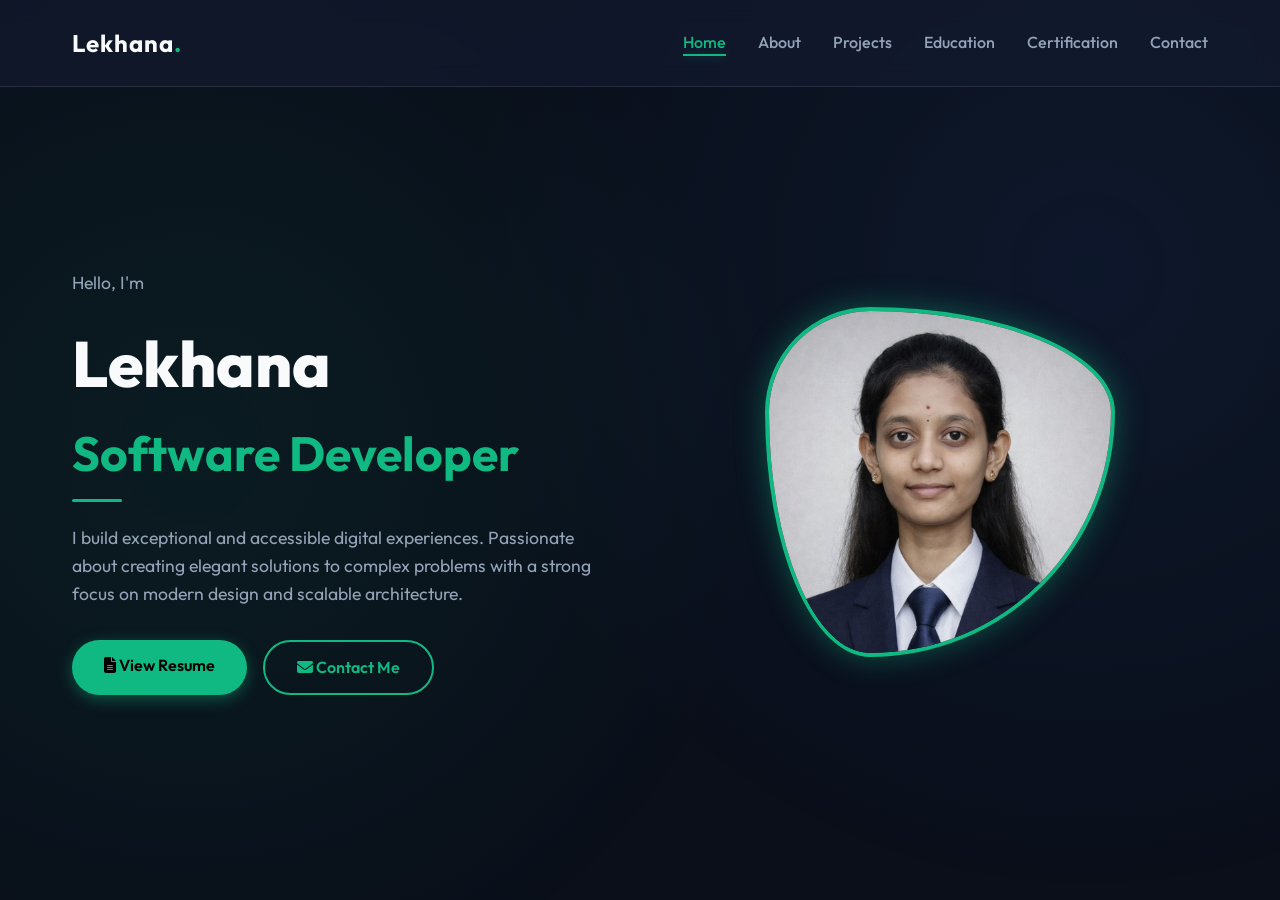
<file: index.html>
<!DOCTYPE html>
<html lang="en">
<head>
    <meta charset="UTF-8">
    <meta name="viewport" content="width=device-width, initial-scale=1.0">
    <title>Lekhana | Professional Portfolio</title>
    <meta name="description" content="Professional portfolio of Lekhana. Explore my projects, education, and skills.">
    <link rel="stylesheet" href="style.css">
    <link rel="stylesheet" href="https://cdnjs.cloudflare.com/ajax/libs/font-awesome/6.4.0/css/all.min.css">
</head>
<body>
    <div class="bg-mesh"></div>

    <header>
        <nav>
            <a href="index.html" class="logo">Lekhana<span>.</span></a>
            <ul class="nav-links" id="nav-links">
                <li><a href="index.html" class="active">Home</a></li>
                <li><a href="about.html">About</a></li>
                <li><a href="projects.html">Projects</a></li>
                <li><a href="education.html">Education</a></li>
                <li><a href="certification.html">Certification</a></li>
                <li><a href="contact.html">Contact</a></li>
            </ul>
            <button class="mobile-menu-btn" id="mobile-btn">
                <i class="fas fa-bars"></i>
            </button>
        </nav>
    </header>

    <main>
        <section class="hero">
            <div class="hero-content">
                <p>Hello, I'm</p>
                <h1>Lekhana</h1>
                <h2><span class="highlight">Software Developer</span></h2>
                <p>I build exceptional and accessible digital experiences. Passionate about creating elegant solutions to complex problems with a strong focus on modern design and scalable architecture.</p>
                
                <div class="hero-buttons">
                    <a href="lekhana.resume.pdf" target="_blank" class="btn btn-primary">
                        <i class="fas fa-file-alt"></i> View Resume
                    </a>
                    <a href="contact.html" class="btn btn-outline">
                        <i class="fas fa-envelope"></i> Contact Me
                    </a>
                </div>
            </div>
            <div class="hero-image-container">
                <img src="profile.jpg" alt="Lekhana Profile Photo" class="hero-image">
            </div>
        </section>
    </main>

    <script src="script.js"></script>
</body>
</html>
</file>
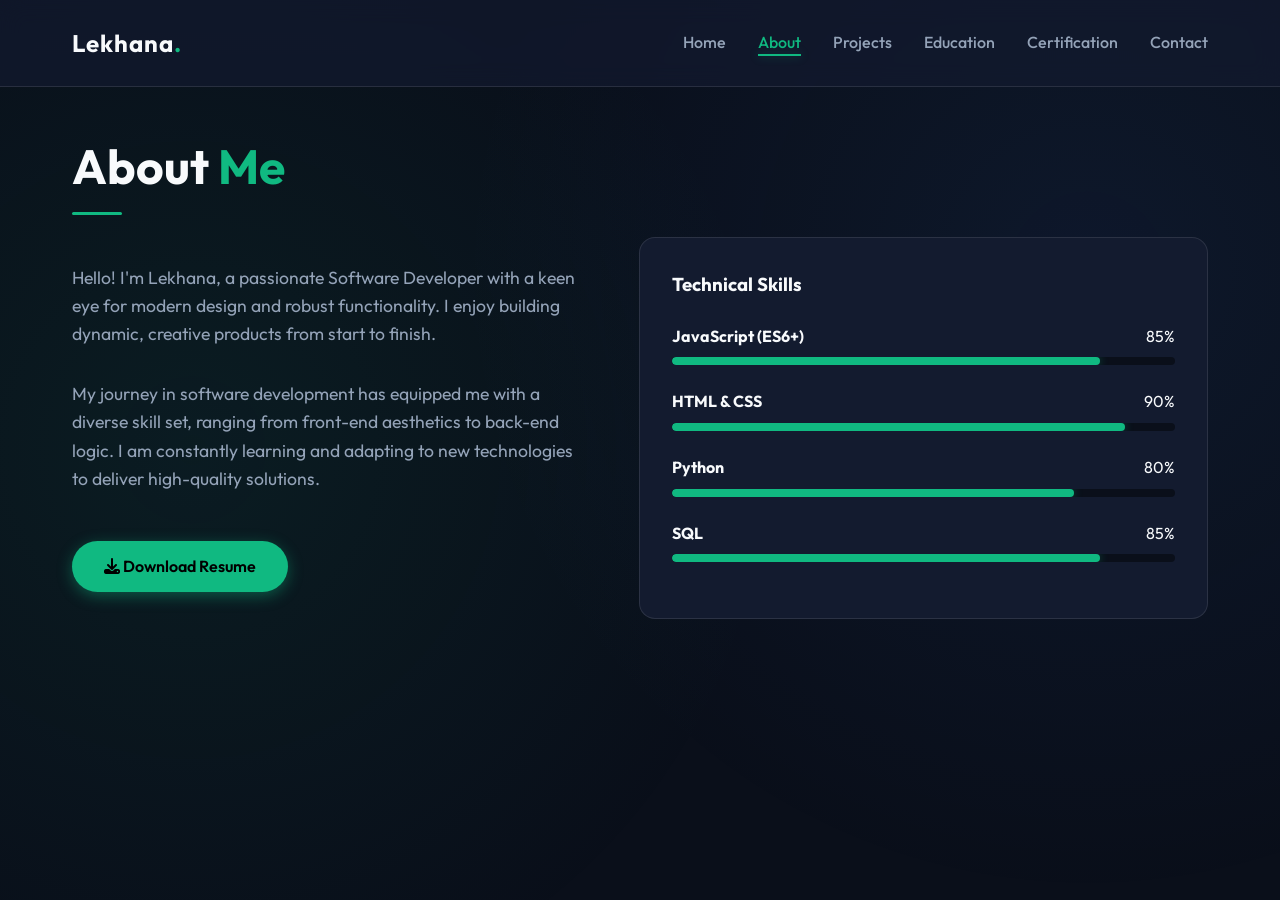
<file: about.html>
<!DOCTYPE html>
<html lang="en">
<head>
    <meta charset="UTF-8">
    <meta name="viewport" content="width=device-width, initial-scale=1.0">
    <title>About | Lekhana</title>
    <link rel="stylesheet" href="style.css">
    <link rel="stylesheet" href="https://cdnjs.cloudflare.com/ajax/libs/font-awesome/6.4.0/css/all.min.css">
    <style>
        .about-content {
            display: flex;
            gap: 4rem;
            align-items: center;
        }
        .about-text { flex: 1; }
        .skills-container {
            flex: 1;
            background: var(--bg-secondary);
            padding: 2rem;
            border-radius: 16px;
            border: 1px solid var(--border);
        }
        .skill-group { margin-bottom: 1.5rem; }
        .skill-group h4 { margin-bottom: 0.5rem; color: var(--text-primary); }
        .skill-bar {
            height: 8px;
            background: var(--bg-primary);
            border-radius: 4px;
            overflow: hidden;
            margin-bottom: 1rem;
        }
        .skill-progress {
            height: 100%;
            background: var(--accent);
            border-radius: 4px;
            box-shadow: 0 0 10px var(--accent-glow);
        }
        @media (max-width: 768px) {
            .about-content { flex-direction: column; }
        }
    </style>
</head>
<body>
    <div class="bg-mesh"></div>

    <header>
        <nav>
            <a href="index.html" class="logo">Lekhana<span>.</span></a>
            <ul class="nav-links" id="nav-links">
                <li><a href="index.html">Home</a></li>
                <li><a href="about.html" class="active">About</a></li>
                <li><a href="projects.html">Projects</a></li>
                <li><a href="education.html">Education</a></li>
                <li><a href="certification.html">Certification</a></li>
                <li><a href="contact.html">Contact</a></li>
            </ul>
            <button class="mobile-menu-btn" id="mobile-btn">
                <i class="fas fa-bars"></i>
            </button>
        </nav>
    </header>

    <main>
        <h2>About <span class="highlight">Me</span></h2>
        
        <div class="about-content">
            <div class="about-text">
                <p>Hello! I'm Lekhana, a passionate Software Developer with a keen eye for modern design and robust functionality. I enjoy building dynamic, creative products from start to finish.</p>
                <p>My journey in software development has equipped me with a diverse skill set, ranging from front-end aesthetics to back-end logic. I am constantly learning and adapting to new technologies to deliver high-quality solutions.</p>
                
                <a href="lekhana.resume.pdf" target="_blank" class="btn btn-primary" style="margin-top: 1rem;">
                    <i class="fas fa-download"></i> Download Resume
                </a>
            </div>
            
            <div class="skills-container">
                <h3>Technical Skills</h3>
                <div style="margin-top: 1.5rem;">
                    <div class="skill-group">
                        <div style="display: flex; justify-content: space-between;">
                            <h4>JavaScript (ES6+)</h4>
                            <span>85%</span>
                        </div>
                        <div class="skill-bar"><div class="skill-progress" style="width: 85%;"></div></div>
                    </div>
                    <div class="skill-group">
                        <div style="display: flex; justify-content: space-between;">
                            <h4>HTML & CSS</h4>
                            <span>90%</span>
                        </div>
                        <div class="skill-bar"><div class="skill-progress" style="width: 90%;"></div></div>
                    </div>
                    <div class="skill-group">
                        <div style="display: flex; justify-content: space-between;">
                            <h4>Python</h4>
                            <span>80%</span>
                        </div>
                        <div class="skill-bar"><div class="skill-progress" style="width: 80%;"></div></div>
                    </div>
                    <div class="skill-group">
                        <div style="display: flex; justify-content: space-between;">
                            <h4>SQL</h4>
                            <span>85%</span>
                        </div>
                        <div class="skill-bar"><div class="skill-progress" style="width: 85%;"></div></div>
                    </div>
                </div>
            </div>
        </div>
    </main>

    <script src="script.js"></script>
</body>
</html>
</file>
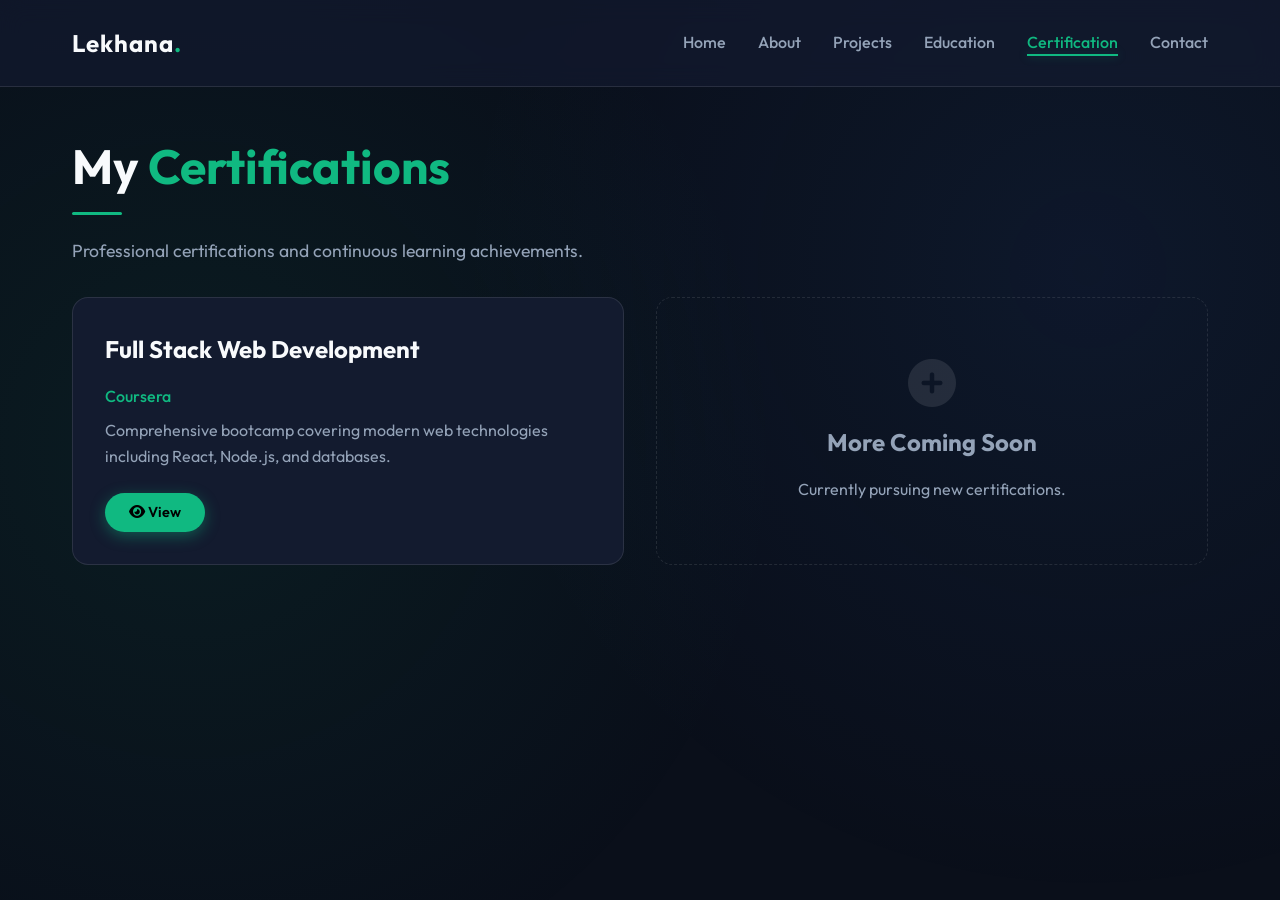
<file: certification.html>
<!DOCTYPE html>
<html lang="en">
<head>
    <meta charset="UTF-8">
    <meta name="viewport" content="width=device-width, initial-scale=1.0">
    <title>Certifications | Lekhana</title>
    <link rel="stylesheet" href="style.css">
    <link rel="stylesheet" href="https://cdnjs.cloudflare.com/ajax/libs/font-awesome/6.4.0/css/all.min.css">
</head>
<body>
    <div class="bg-mesh"></div>

    <header>
        <nav>
            <a href="index.html" class="logo">Lekhana<span>.</span></a>
            <ul class="nav-links" id="nav-links">
                <li><a href="index.html">Home</a></li>
                <li><a href="about.html">About</a></li>
                <li><a href="projects.html">Projects</a></li>
                <li><a href="education.html">Education</a></li>
                <li><a href="certification.html" class="active">Certification</a></li>
                <li><a href="contact.html">Contact</a></li>
            </ul>
            <button class="mobile-menu-btn" id="mobile-btn">
                <i class="fas fa-bars"></i>
            </button>
        </nav>
    </header>

    <main>
        <h2>My <span class="highlight">Certifications</span></h2>
        <p>Professional certifications and continuous learning achievements.</p>
        
        <div class="grid">
            <div class="card">
                <h3>Full Stack Web Development</h3>
                <p style="color: var(--accent); font-weight: 500; margin-bottom: 0.5rem;">Coursera</p>
                <p>Comprehensive bootcamp covering modern web technologies including React, Node.js, and databases.</p>
                <div style="display: flex; gap: 1rem; margin-top: 1.5rem;">
                    <a href="#" class="btn btn-primary" style="padding: 0.5rem 1.5rem; font-size: 0.9rem;">
                        <i class="fas fa-eye"></i> View
                    </a>
                </div>
            </div>
            
            <div class="card" style="border: 1px dashed var(--border); background: transparent; display: flex; flex-direction: column; align-items: center; justify-content: center; text-align: center; min-height: 250px;">
                <i class="fas fa-plus-circle" style="font-size: 3rem; color: var(--border); margin-bottom: 1rem;"></i>
                <h3 style="color: var(--text-secondary);">More Coming Soon</h3>
                <p style="margin-bottom: 0;">Currently pursuing new certifications.</p>
            </div>
        </div>
    </main>

    <script src="script.js"></script>
</body>
</html>
</file>
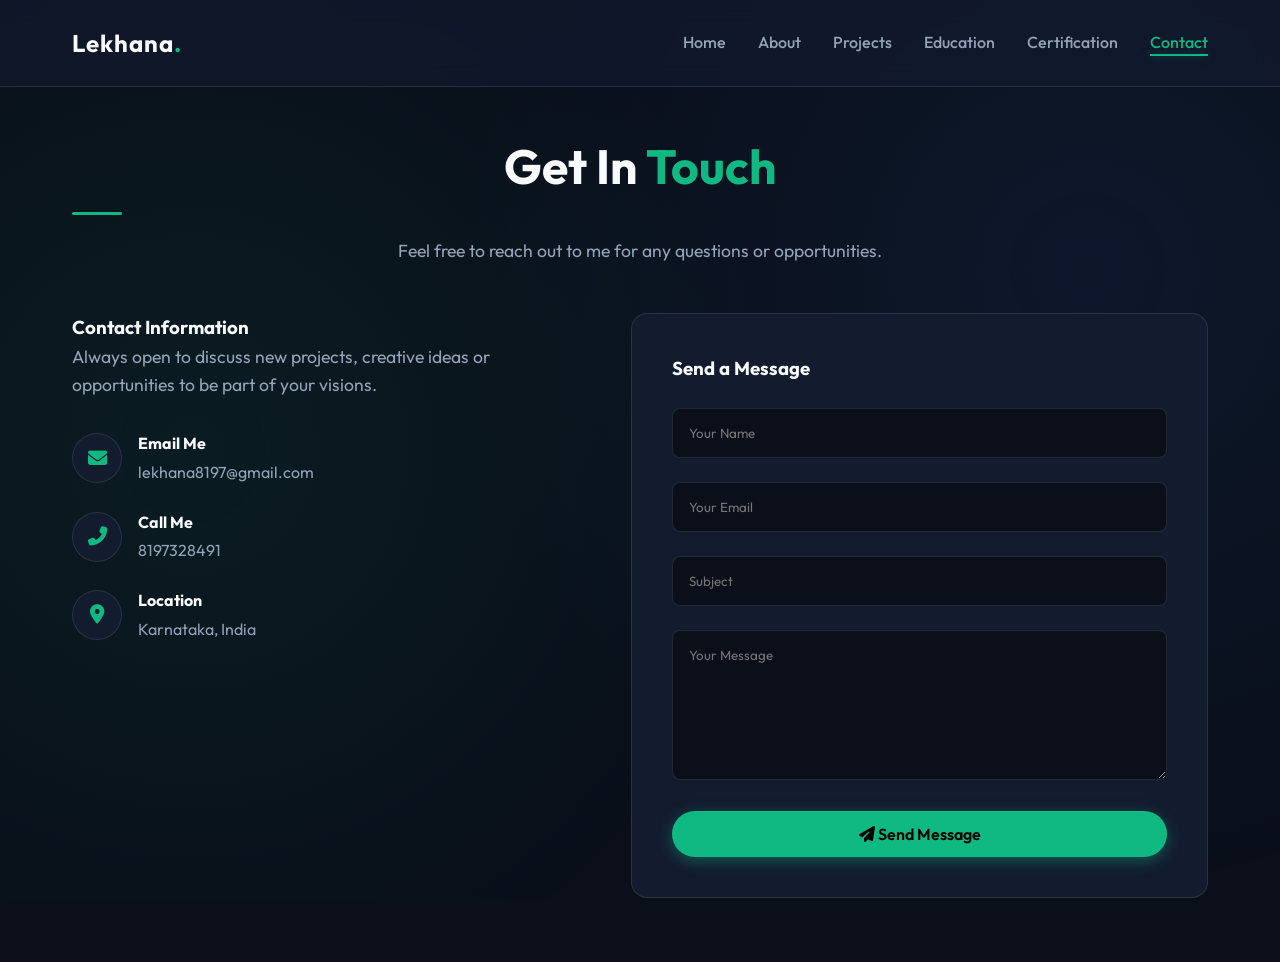
<file: contact.html>
<!DOCTYPE html>
<html lang="en">
<head>
    <meta charset="UTF-8">
    <meta name="viewport" content="width=device-width, initial-scale=1.0">
    <title>Contact | Lekhana</title>
    <link rel="stylesheet" href="style.css">
    <link rel="stylesheet" href="https://cdnjs.cloudflare.com/ajax/libs/font-awesome/6.4.0/css/all.min.css">
</head>
<body>
    <div class="bg-mesh"></div>

    <header>
        <nav>
            <a href="index.html" class="logo">Lekhana<span>.</span></a>
            <ul class="nav-links" id="nav-links">
                <li><a href="index.html">Home</a></li>
                <li><a href="about.html">About</a></li>
                <li><a href="projects.html">Projects</a></li>
                <li><a href="education.html">Education</a></li>
                <li><a href="certification.html">Certification</a></li>
                <li><a href="contact.html" class="active">Contact</a></li>
            </ul>
            <button class="mobile-menu-btn" id="mobile-btn">
                <i class="fas fa-bars"></i>
            </button>
        </nav>
    </header>

    <main>
        <h2 style="text-align: center; display: block;">Get In <span class="highlight">Touch</span></h2>
        <p style="text-align: center; margin: 0 auto 3rem;">Feel free to reach out to me for any questions or opportunities.</p>
        
        <div class="contact-container">
            <div class="contact-info">
                <h3>Contact Information</h3>
                <p style="margin-bottom: 2rem;">Always open to discuss new projects, creative ideas or opportunities to be part of your visions.</p>
                
                <div class="contact-item">
                    <div class="contact-icon">
                        <i class="fas fa-envelope"></i>
                    </div>
                    <div>
                        <h4 style="color: var(--text-primary); margin-bottom: 0.2rem;">Email Me</h4>
                        <a href="mailto:lekhana8197@gmail.com" style="color: var(--text-secondary); text-decoration: none;">lekhana8197@gmail.com</a>
                    </div>
                </div>
                
                <div class="contact-item">
                    <div class="contact-icon">
                        <i class="fas fa-phone-alt"></i>
                    </div>
                    <div>
                        <h4 style="color: var(--text-primary); margin-bottom: 0.2rem;">Call Me</h4>
                        <a href="tel:8197328491" style="color: var(--text-secondary); text-decoration: none;">8197328491</a>
                    </div>
                </div>
                
                <div class="contact-item">
                    <div class="contact-icon">
                        <i class="fas fa-map-marker-alt"></i>
                    </div>
                    <div>
                        <h4 style="color: var(--text-primary); margin-bottom: 0.2rem;">Location</h4>
                        <span style="color: var(--text-secondary);">Karnataka, India</span>
                    </div>
                </div>
            </div>
            
            <form class="contact-form" onsubmit="event.preventDefault(); alert('Message sent successfully!');">
                <h3 style="margin-bottom: 1.5rem;">Send a Message</h3>
                
                <div class="form-group">
                    <input type="text" class="form-control" placeholder="Your Name" required>
                </div>
                
                <div class="form-group">
                    <input type="email" class="form-control" placeholder="Your Email" required>
                </div>
                
                <div class="form-group">
                    <input type="text" class="form-control" placeholder="Subject" required>
                </div>
                
                <div class="form-group">
                    <textarea class="form-control" placeholder="Your Message" required></textarea>
                </div>
                
                <button type="submit" class="btn btn-primary" style="width: 100%;">
                    <i class="fas fa-paper-plane"></i> Send Message
                </button>
            </form>
        </div>
    </main>

    <script src="script.js"></script>
</body>
</html>
</file>
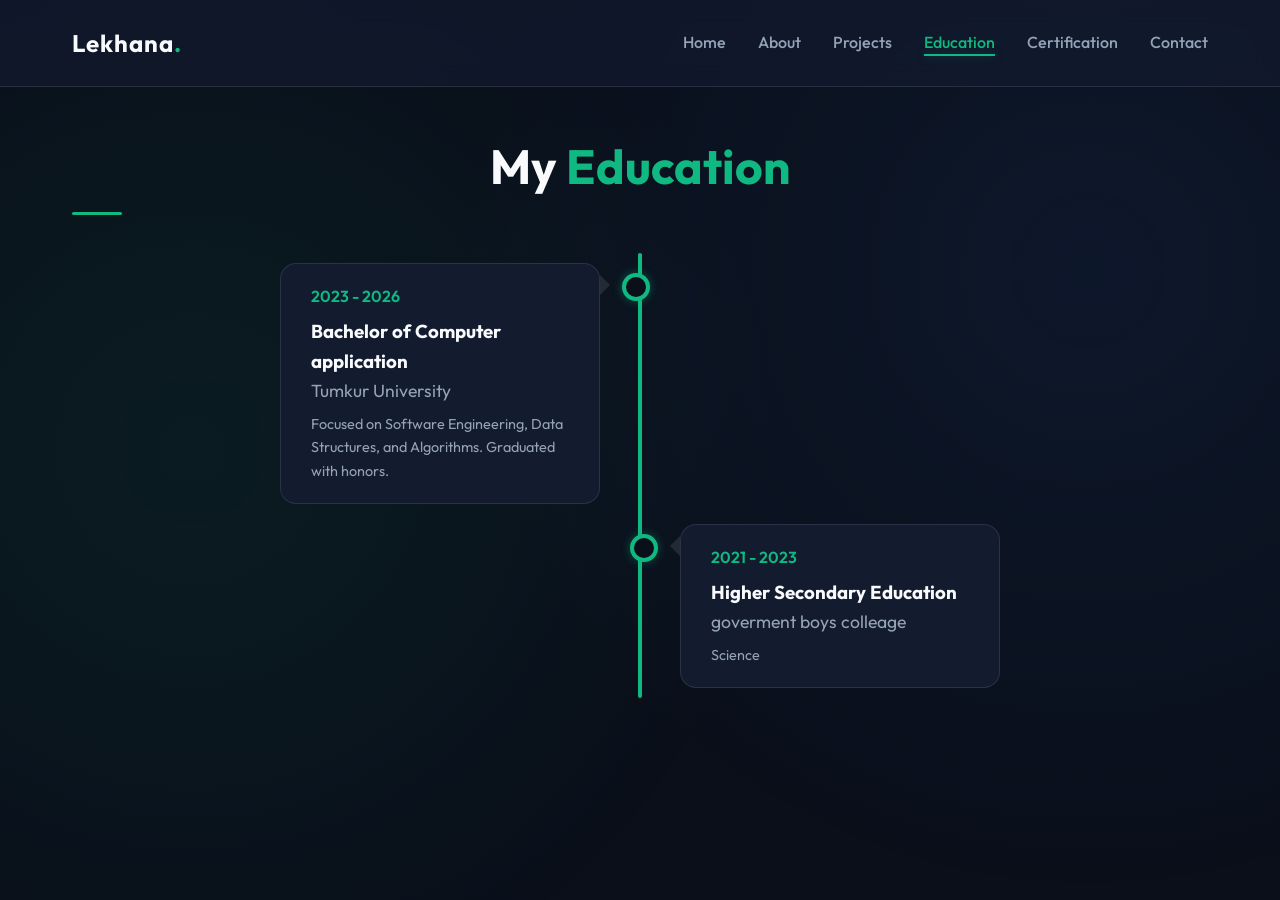
<file: education.html>
<!DOCTYPE html>
<html lang="en">
<head>
    <meta charset="UTF-8">
    <meta name="viewport" content="width=device-width, initial-scale=1.0">
    <title>Education | Lekhana</title>
    <link rel="stylesheet" href="style.css">
    <link rel="stylesheet" href="https://cdnjs.cloudflare.com/ajax/libs/font-awesome/6.4.0/css/all.min.css">
    <style>
        .timeline {
            position: relative;
            max-width: 800px;
            margin: 0 auto;
        }
        .timeline::after {
            content: '';
            position: absolute;
            width: 4px;
            background-color: var(--accent);
            top: 0;
            bottom: 0;
            left: 50%;
            margin-left: -2px;
            border-radius: 4px;
        }
        .timeline-container {
            padding: 10px 40px;
            position: relative;
            background-color: inherit;
            width: 50%;
        }
        .timeline-container::after {
            content: '';
            position: absolute;
            width: 20px;
            height: 20px;
            right: -10px;
            background-color: var(--bg-primary);
            border: 4px solid var(--accent);
            top: 20px;
            border-radius: 50%;
            z-index: 1;
            box-shadow: 0 0 10px var(--accent-glow);
        }
        .left { left: 0; }
        .right { left: 50%; }
        .left::before {
            content: " ";
            height: 0;
            position: absolute;
            top: 22px;
            width: 0;
            z-index: 1;
            right: 30px;
            border: medium solid var(--border);
            border-width: 10px 0 10px 10px;
            border-color: transparent transparent transparent var(--border);
        }
        .right::before {
            content: " ";
            height: 0;
            position: absolute;
            top: 22px;
            width: 0;
            z-index: 1;
            left: 30px;
            border: medium solid var(--border);
            border-width: 10px 10px 10px 0;
            border-color: transparent var(--border) transparent transparent;
        }
        .right::after { left: -10px; }
        .timeline-content {
            padding: 20px 30px;
            background-color: var(--bg-secondary);
            position: relative;
            border-radius: 16px;
            border: 1px solid var(--border);
            transition: var(--transition);
        }
        .timeline-content:hover {
            border-color: var(--accent);
            transform: translateY(-5px);
            box-shadow: 0 10px 30px rgba(0, 0, 0, 0.5);
        }
        .timeline-date {
            color: var(--accent);
            font-weight: 600;
            margin-bottom: 0.5rem;
            display: block;
        }
        @media screen and (max-width: 768px) {
            .timeline::after { left: 31px; }
            .timeline-container { width: 100%; padding-left: 70px; padding-right: 25px; }
            .timeline-container::before { left: 60px; border: medium solid var(--border); border-width: 10px 10px 10px 0; border-color: transparent var(--border) transparent transparent; }
            .left::after, .right::after { left: 21px; }
            .right { left: 0%; }
        }
    </style>
</head>
<body>
    <div class="bg-mesh"></div>

    <header>
        <nav>
            <a href="index.html" class="logo">Lekhana<span>.</span></a>
            <ul class="nav-links" id="nav-links">
                <li><a href="index.html">Home</a></li>
                <li><a href="about.html">About</a></li>
                <li><a href="projects.html">Projects</a></li>
                <li><a href="education.html" class="active">Education</a></li>
                <li><a href="certification.html">Certification</a></li>
                <li><a href="contact.html">Contact</a></li>
            </ul>
            <button class="mobile-menu-btn" id="mobile-btn">
                <i class="fas fa-bars"></i>
            </button>
        </nav>
    </header>

    <main>
        <h2 style="text-align: center; display: block;">My <span class="highlight">Education</span></h2>
        
        <div class="timeline" style="margin-top: 3rem;">
            <div class="timeline-container left">
                <div class="timeline-content">
                    <span class="timeline-date">2023 - 2026</span>
                    <h3>Bachelor of Computer application</h3>
                    <p style="margin-bottom: 0;">Tumkur University</p>
                    <p style="font-size: 0.9rem; margin-top: 0.5rem; margin-bottom: 0;">Focused on Software Engineering, Data Structures, and Algorithms. Graduated with honors.</p>
                </div>
            </div>
            
            <div class="timeline-container right">
                <div class="timeline-content">
                    <span class="timeline-date">2021 - 2023</span>
                    <h3>Higher Secondary Education</h3>
                    <p style="margin-bottom: 0;">goverment boys colleage</p>
                    <p style="font-size: 0.9rem; margin-top: 0.5rem; margin-bottom: 0;">Science</p>
                </div>
            </div>
            

        </div>
    </main>

    <script src="script.js"></script>
</body>
</html>
</file>
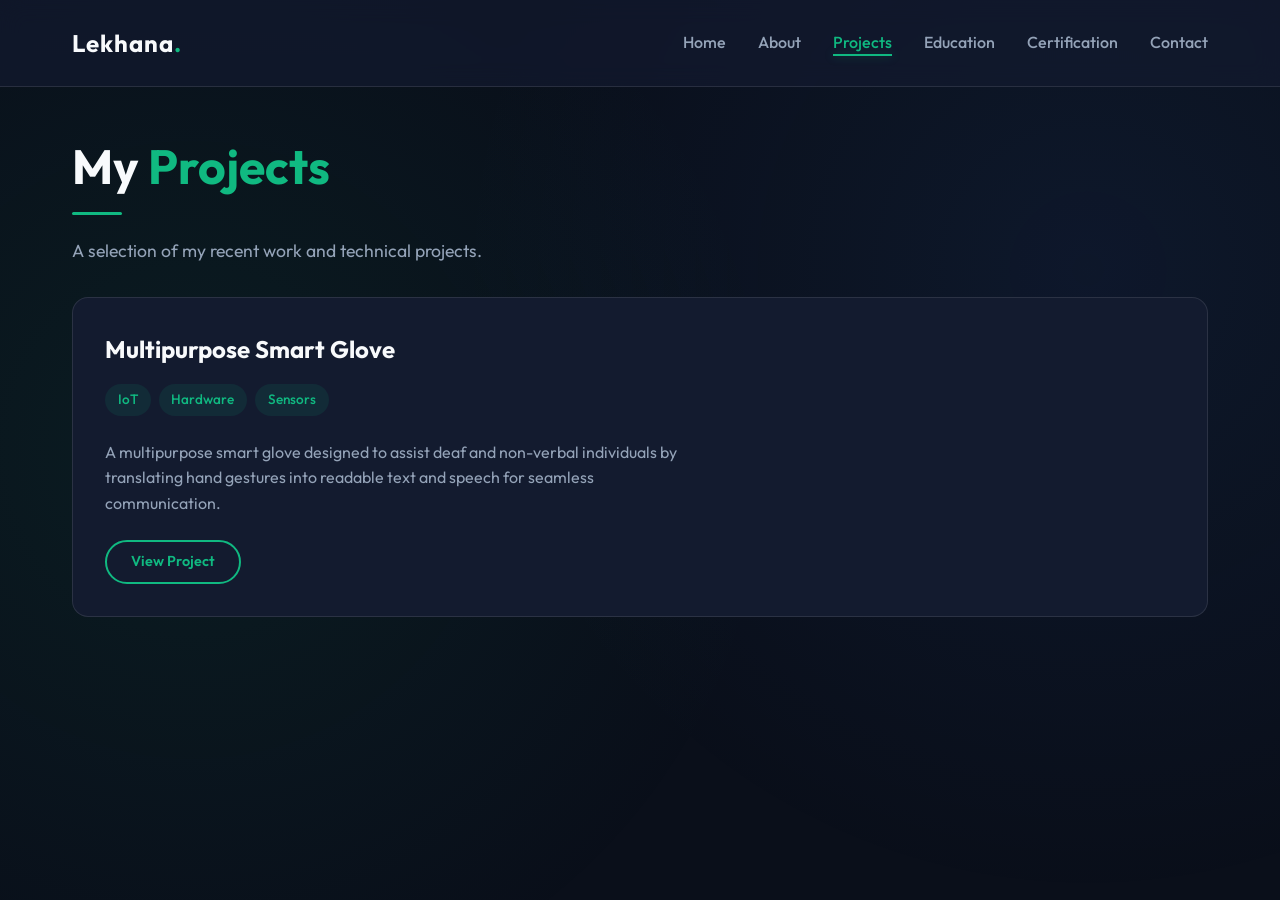
<file: projects.html>
<!DOCTYPE html>
<html lang="en">
<head>
    <meta charset="UTF-8">
    <meta name="viewport" content="width=device-width, initial-scale=1.0">
    <title>Projects | Lekhana</title>
    <link rel="stylesheet" href="style.css">
    <link rel="stylesheet" href="https://cdnjs.cloudflare.com/ajax/libs/font-awesome/6.4.0/css/all.min.css">
</head>
<body>
    <div class="bg-mesh"></div>

    <header>
        <nav>
            <a href="index.html" class="logo">Lekhana<span>.</span></a>
            <ul class="nav-links" id="nav-links">
                <li><a href="index.html">Home</a></li>
                <li><a href="about.html">About</a></li>
                <li><a href="projects.html" class="active">Projects</a></li>
                <li><a href="education.html">Education</a></li>
                <li><a href="certification.html">Certification</a></li>
                <li><a href="contact.html">Contact</a></li>
            </ul>
            <button class="mobile-menu-btn" id="mobile-btn">
                <i class="fas fa-bars"></i>
            </button>
        </nav>
    </header>

    <main>
        <h2>My <span class="highlight">Projects</span></h2>
        <p>A selection of my recent work and technical projects.</p>
        
        <div class="grid">
            <div class="card">
                <h3>Multipurpose Smart Glove</h3>
                <div class="tags">
                    <span class="tag">IoT</span>
                    <span class="tag">Hardware</span>
                    <span class="tag">Sensors</span>
                </div>
                <p>A multipurpose smart glove designed to assist deaf and non-verbal individuals by translating hand gestures into readable text and speech for seamless communication.</p>
                <a href="#" class="btn btn-outline" style="padding: 0.5rem 1.5rem; font-size: 0.9rem;">View Project</a>
            </div>

        </div>
    </main>

    <script src="script.js"></script>
</body>
</html>
</file>
<file: style.css>
@import url('https://fonts.googleapis.com/css2?family=Outfit:wght@300;400;500;600;700;800&display=swap');

:root {
    --bg-primary: #0a0f1a;
    --bg-secondary: #131b2f;
    --bg-glass: rgba(19, 27, 47, 0.7);
    --accent: #10b981;
    --accent-glow: rgba(16, 185, 129, 0.4);
    --text-primary: #f8fafc;
    --text-secondary: #94a3b8;
    --border: rgba(255, 255, 255, 0.1);
    
    --transition: all 0.3s cubic-bezier(0.4, 0, 0.2, 1);
}

* {
    margin: 0;
    padding: 0;
    box-sizing: border-box;
}

body {
    font-family: 'Outfit', sans-serif;
    background-color: var(--bg-primary);
    color: var(--text-primary);
    line-height: 1.6;
    overflow-x: hidden;
    min-height: 100vh;
    display: flex;
    flex-direction: column;
}

/* Background effects */
.bg-mesh {
    position: fixed;
    top: 0;
    left: 0;
    width: 100vw;
    height: 100vh;
    z-index: -1;
    background: 
        radial-gradient(circle at 15% 50%, rgba(16, 185, 129, 0.08) 0%, transparent 50%),
        radial-gradient(circle at 85% 30%, rgba(59, 130, 246, 0.08) 0%, transparent 50%);
    pointer-events: none;
}

/* Navigation */
header {
    position: fixed;
    top: 0;
    left: 0;
    width: 100%;
    z-index: 1000;
    background: var(--bg-glass);
    backdrop-filter: blur(12px);
    -webkit-backdrop-filter: blur(12px);
    border-bottom: 1px solid var(--border);
}

nav {
    max-width: 1200px;
    margin: 0 auto;
    padding: 1.5rem 2rem;
    display: flex;
    justify-content: space-between;
    align-items: center;
}

.logo {
    font-size: 1.5rem;
    font-weight: 700;
    color: var(--text-primary);
    text-decoration: none;
    letter-spacing: 1px;
}

.logo span {
    color: var(--accent);
}

.nav-links {
    display: flex;
    gap: 2rem;
    list-style: none;
}

.nav-links a {
    color: var(--text-secondary);
    text-decoration: none;
    font-weight: 500;
    font-size: 1rem;
    transition: var(--transition);
    position: relative;
}

.nav-links a:hover,
.nav-links a.active {
    color: var(--accent);
}

.nav-links a::after {
    content: '';
    position: absolute;
    width: 0;
    height: 2px;
    bottom: -4px;
    left: 0;
    background-color: var(--accent);
    transition: var(--transition);
    box-shadow: 0 0 10px var(--accent-glow);
}

.nav-links a:hover::after,
.nav-links a.active::after {
    width: 100%;
}

.mobile-menu-btn {
    display: none;
    background: none;
    border: none;
    color: var(--text-primary);
    font-size: 1.5rem;
    cursor: pointer;
}

/* Main Content */
main {
    flex: 1;
    max-width: 1200px;
    margin: 0 auto;
    padding: 8rem 2rem 4rem;
    width: 100%;
    animation: fadeIn 0.8s ease-out;
}

/* Buttons */
.btn {
    display: inline-block;
    padding: 0.8rem 2rem;
    border-radius: 50px;
    text-decoration: none;
    font-weight: 600;
    font-size: 1rem;
    transition: var(--transition);
    cursor: pointer;
    border: none;
    font-family: inherit;
}

.btn-primary {
    background: var(--accent);
    color: #000;
    box-shadow: 0 4px 15px var(--accent-glow);
}

.btn-primary:hover {
    transform: translateY(-2px);
    box-shadow: 0 6px 20px rgba(16, 185, 129, 0.6);
    background: #0ea5e9; /* Switch to blue on hover as per some previous reqs? Or just a brighter green. Let's stick to a brighter green/white */
    color: #fff;
}

.btn-outline {
    background: transparent;
    color: var(--accent);
    border: 2px solid var(--accent);
}

.btn-outline:hover {
    background: var(--accent);
    color: #000;
    box-shadow: 0 0 15px var(--accent-glow);
}

/* Typography */
h1 {
    font-size: clamp(2.5rem, 5vw, 4.5rem);
    line-height: 1.1;
    margin-bottom: 1rem;
    font-weight: 800;
}

h2 {
    font-size: clamp(2rem, 4vw, 3rem);
    margin-bottom: 2rem;
    color: var(--text-primary);
    position: relative;
    display: inline-block;
}

h2::after {
    content: '';
    position: absolute;
    bottom: -10px;
    left: 0;
    width: 50px;
    height: 3px;
    background: var(--accent);
    border-radius: 2px;
}

p {
    color: var(--text-secondary);
    font-size: 1.1rem;
    max-width: 600px;
    margin-bottom: 2rem;
}

/* Home Section */
.hero {
    display: flex;
    align-items: center;
    justify-content: space-between;
    gap: 4rem;
    min-height: calc(100vh - 12rem);
}

.hero-content {
    flex: 1;
}

.highlight {
    color: var(--accent);
    display: inline-block;
    position: relative;
}

.hero-buttons {
    display: flex;
    gap: 1rem;
    flex-wrap: wrap;
}

.hero-image-container {
    flex: 1;
    display: flex;
    justify-content: center;
    position: relative;
}

.hero-image {
    width: 350px;
    height: 350px;
    border-radius: 30% 70% 70% 30% / 30% 30% 70% 70%;
    object-fit: cover;
    object-position: center top;
    border: 4px solid var(--accent);
    box-shadow: 0 0 30px var(--accent-glow);
    transition: var(--transition);
    animation: morph 8s ease-in-out infinite;
}

.hero-image:hover {
    border-color: #fff;
    box-shadow: 0 0 40px rgba(255, 255, 255, 0.4);
    transform: scale(1.02);
}

/* Cards (Projects, Education) */
.grid {
    display: grid;
    grid-template-columns: repeat(auto-fit, minmax(300px, 1fr));
    gap: 2rem;
}

.card {
    background: var(--bg-secondary);
    border: 1px solid var(--border);
    border-radius: 16px;
    padding: 2rem;
    transition: var(--transition);
    position: relative;
    overflow: hidden;
}

.card::before {
    content: '';
    position: absolute;
    top: 0;
    left: 0;
    width: 100%;
    height: 100%;
    background: linear-gradient(45deg, transparent, rgba(255, 255, 255, 0.03), transparent);
    transform: translateX(-100%);
    transition: 0.6s;
}

.card:hover::before {
    transform: translateX(100%);
}

.card:hover {
    transform: translateY(-5px);
    border-color: var(--accent);
    box-shadow: 0 10px 30px rgba(0, 0, 0, 0.5);
}

.card h3 {
    font-size: 1.5rem;
    margin-bottom: 1rem;
    color: var(--text-primary);
}

.card p {
    font-size: 1rem;
    margin-bottom: 1.5rem;
}

.tags {
    display: flex;
    gap: 0.5rem;
    flex-wrap: wrap;
    margin-bottom: 1.5rem;
}

.tag {
    background: rgba(16, 185, 129, 0.1);
    color: var(--accent);
    padding: 0.3rem 0.8rem;
    border-radius: 20px;
    font-size: 0.85rem;
    font-weight: 500;
}

/* Contact */
.contact-container {
    display: flex;
    gap: 4rem;
    flex-wrap: wrap;
}

.contact-info {
    flex: 1;
    min-width: 300px;
}

.contact-item {
    display: flex;
    align-items: center;
    gap: 1rem;
    margin-bottom: 1.5rem;
}

.contact-icon {
    width: 50px;
    height: 50px;
    background: var(--bg-secondary);
    border: 1px solid var(--border);
    border-radius: 50%;
    display: flex;
    justify-content: center;
    align-items: center;
    color: var(--accent);
    font-size: 1.2rem;
    transition: var(--transition);
}

.contact-item:hover .contact-icon {
    background: var(--accent);
    color: #000;
    transform: scale(1.1);
}

.contact-form {
    flex: 1;
    min-width: 300px;
    background: var(--bg-secondary);
    padding: 2.5rem;
    border-radius: 16px;
    border: 1px solid var(--border);
}

.form-group {
    margin-bottom: 1.5rem;
}

.form-control {
    width: 100%;
    padding: 1rem;
    background: var(--bg-primary);
    border: 1px solid var(--border);
    border-radius: 8px;
    color: var(--text-primary);
    font-family: inherit;
    transition: var(--transition);
}

.form-control:focus {
    outline: none;
    border-color: var(--accent);
    box-shadow: 0 0 0 2px var(--accent-glow);
}

textarea.form-control {
    min-height: 150px;
    resize: vertical;
}

/* Animations */
@keyframes fadeIn {
    from { opacity: 0; transform: translateY(20px); }
    to { opacity: 1; transform: translateY(0); }
}

@keyframes morph {
    0% { border-radius: 30% 70% 70% 30% / 30% 30% 70% 70%; }
    25% { border-radius: 58% 42% 75% 25% / 76% 46% 54% 24%; }
    50% { border-radius: 50% 50% 33% 67% / 55% 27% 73% 45%; }
    75% { border-radius: 33% 67% 58% 42% / 63% 68% 32% 37%; }
    100% { border-radius: 30% 70% 70% 30% / 30% 30% 70% 70%; }
}

/* Responsive */
@media (max-width: 768px) {
    .nav-links {
        display: none;
        position: absolute;
        top: 100%;
        left: 0;
        width: 100%;
        background: var(--bg-secondary);
        flex-direction: column;
        padding: 2rem;
        text-align: center;
        border-bottom: 1px solid var(--border);
    }
    
    .nav-links.active {
        display: flex;
    }
    
    .mobile-menu-btn {
        display: block;
    }
    
    .hero {
        flex-direction: column-reverse;
        text-align: center;
        padding-top: 2rem;
    }
    
    .hero-buttons {
        justify-content: center;
    }
    
    p {
        margin-left: auto;
        margin-right: auto;
    }
    
    h1 {
        font-size: 2.5rem;
    }
}
</file>
